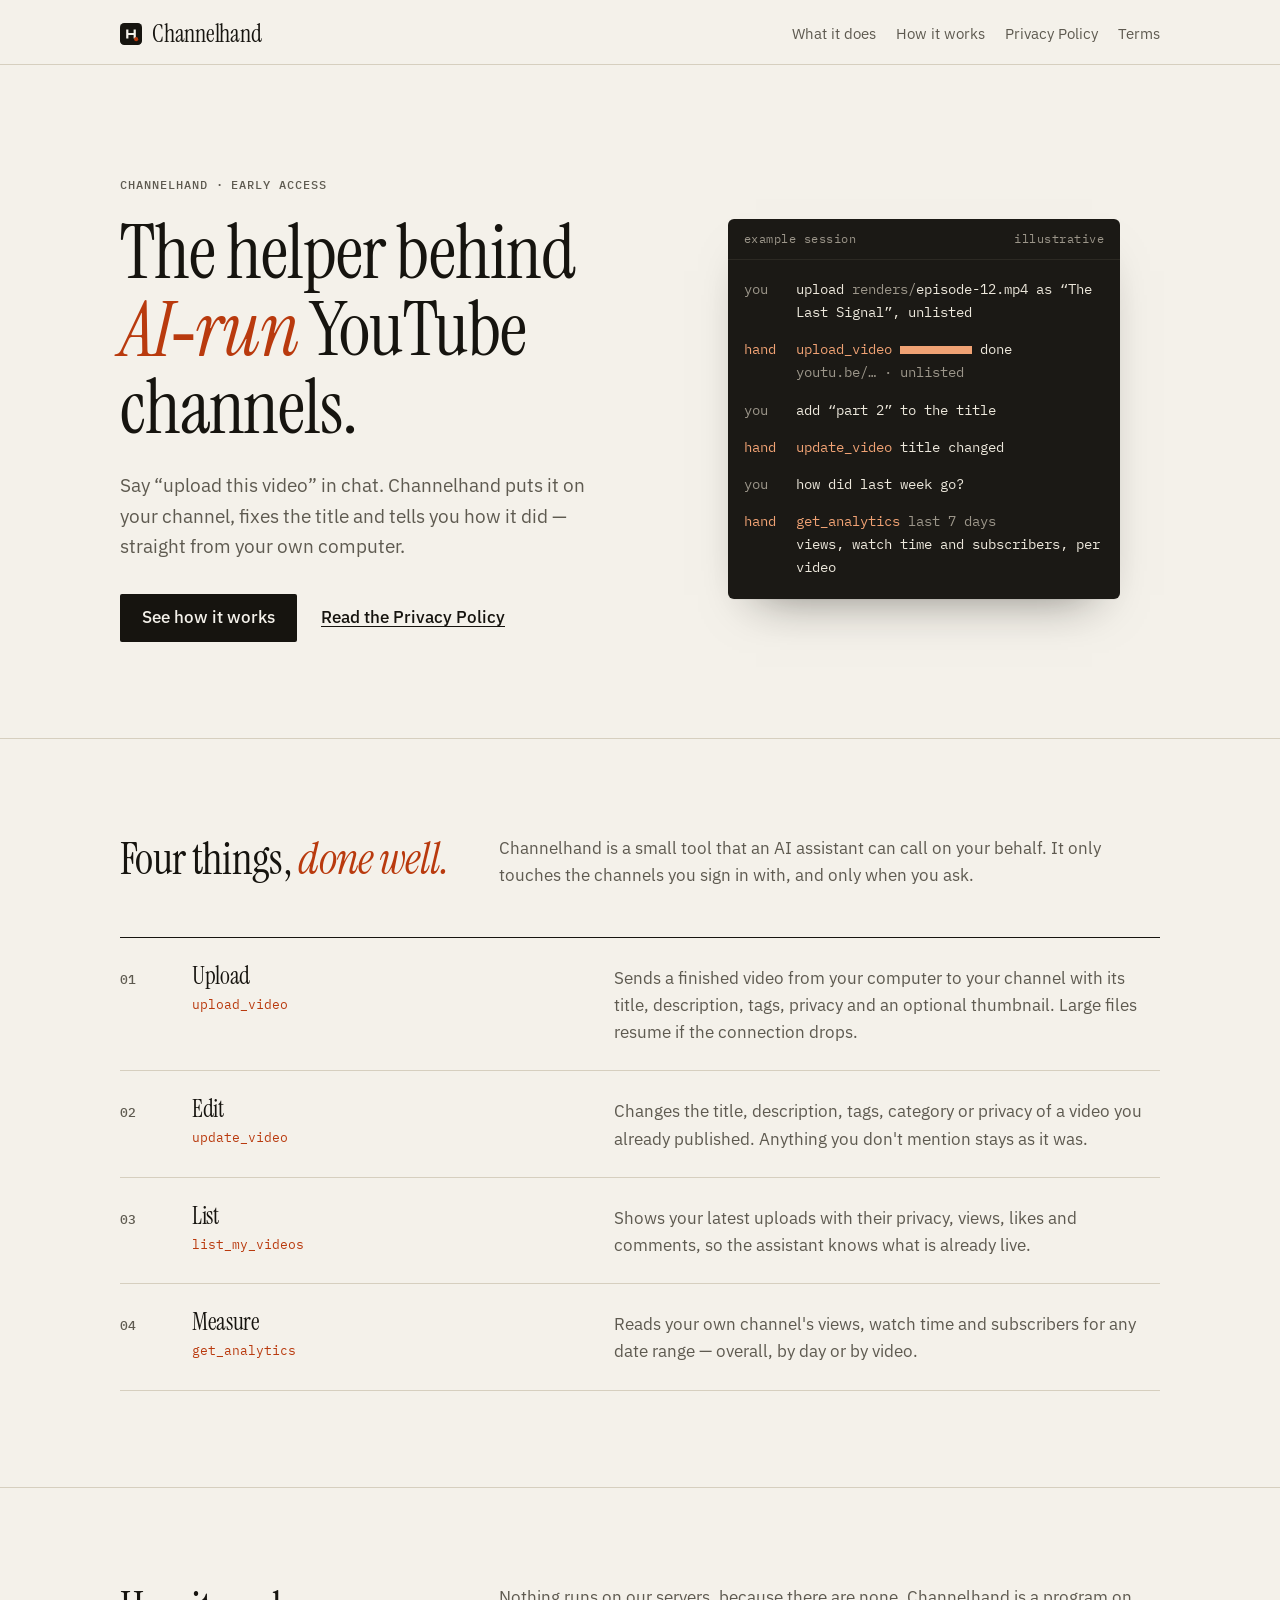
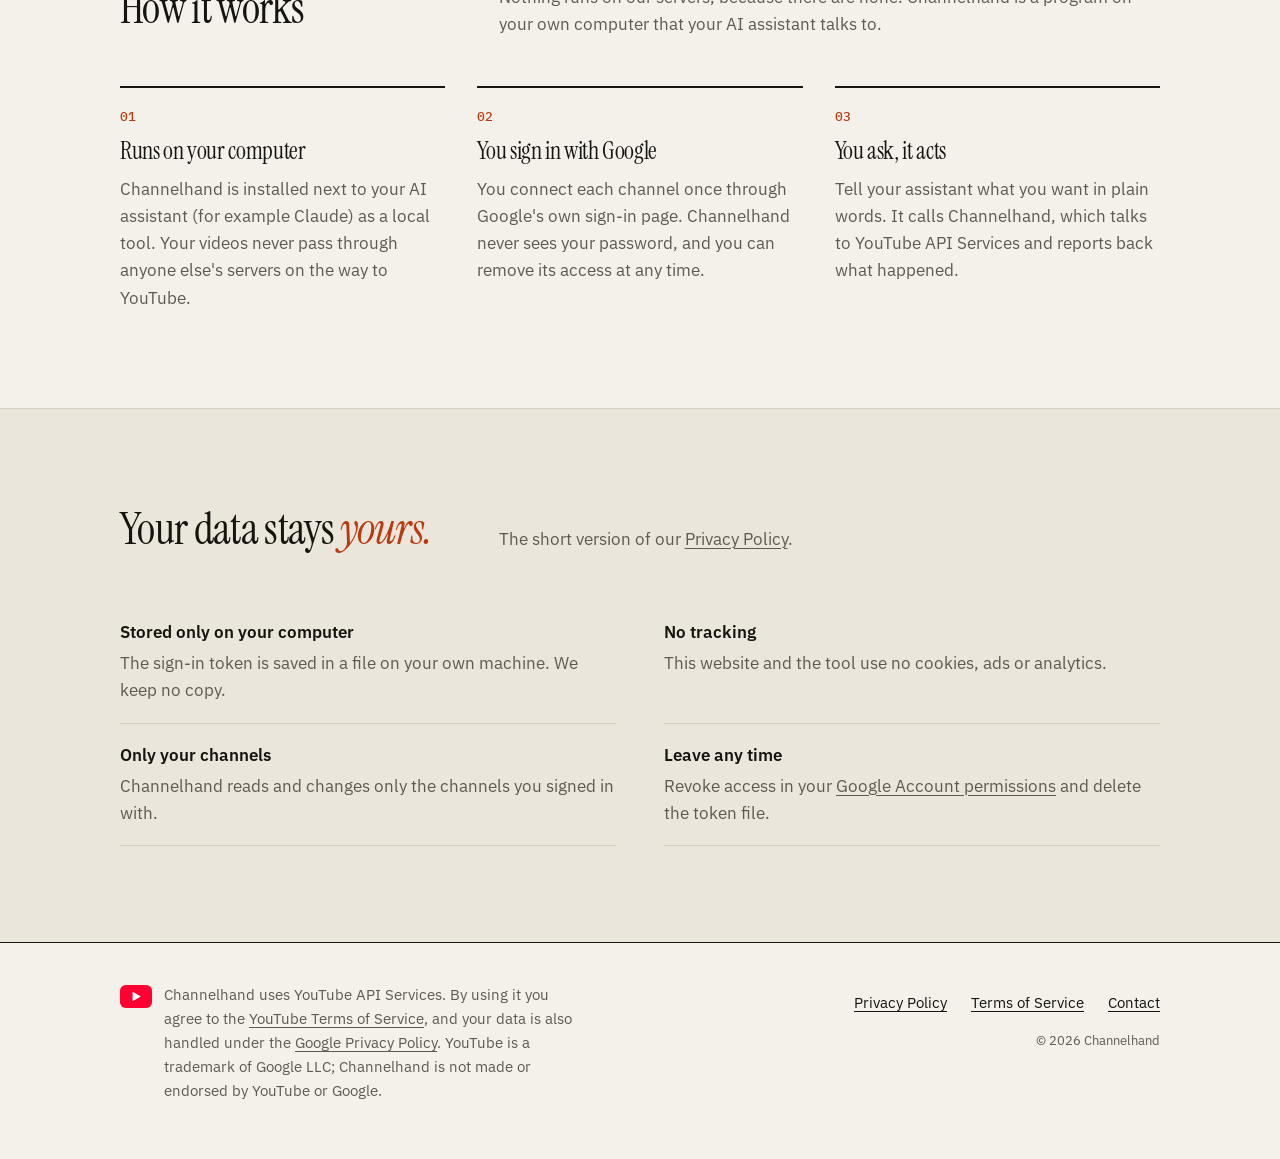
<file: index.html>
<!doctype html>
<html lang="en">
<head>
  <meta charset="utf-8">
  <meta name="viewport" content="width=device-width, initial-scale=1">
  <title>Channelhand — the helper for AI-run YouTube channels</title>
  <meta name="description" content="Channelhand lets AI creators upload, edit and check their own YouTube videos by asking an assistant in chat. It runs on your own computer and uses YouTube API Services.">
  <link rel="icon" href="favicon.svg" type="image/svg+xml">
  <link rel="preconnect" href="https://fonts.googleapis.com">
  <link rel="preconnect" href="https://fonts.gstatic.com" crossorigin>
  <link href="https://fonts.googleapis.com/css2?family=IBM+Plex+Mono:wght@400;500&family=IBM+Plex+Sans:wght@400;500;600&family=Instrument+Serif:ital@0;1&display=swap" rel="stylesheet">
  <link rel="stylesheet" href="styles.css">
</head>
<body>
  <a class="skip" href="#main">Skip to content</a>

  <header class="site-header">
    <div class="wrap">
      <a class="mark" href="./" aria-label="Channelhand home">
        <svg viewBox="0 0 32 32" aria-hidden="true"><rect width="32" height="32" rx="6" fill="currentColor"/><path d="M9 22.5V9.5h3.2v5.1h7.6V9.5H23v13h-3.2v-5.2h-7.6v5.2z" fill="var(--paper)"/><circle cx="23.5" cy="23.5" r="3" fill="var(--accent)"/></svg>
        Channelhand
      </a>
      <nav class="nav" aria-label="Main">
        <a href="#what">What it does</a>
        <a href="#how">How it works</a>
        <a href="privacy.html">Privacy Policy</a>
        <a href="terms.html">Terms</a>
      </nav>
    </div>
  </header>

  <main id="main">
    <section class="hero">
      <div class="wrap">
        <div>
          <p class="eyebrow">Channelhand · early access</p>
          <h1>The helper behind <em>AI&#8209;run</em> YouTube channels.</h1>
          <p class="lede">Say “upload this video” in chat. Channelhand puts it on your channel, fixes the title and tells you how it did — straight from your own computer.</p>
          <div class="hero-actions">
            <a class="btn" href="#how">See how it works</a>
            <a class="text-link" href="privacy.html">Read the Privacy Policy</a>
          </div>
        </div>

        <figure class="session" aria-label="Example chat session with Channelhand">
          <figcaption class="session-bar"><span>example session</span><span>illustrative</span></figcaption>
          <ol>
            <li><span class="who">you</span><span>upload <span class="dim">renders/</span>episode-12.mp4 as “The Last Signal”, unlisted</span></li>
            <li><span class="who bot">hand</span><span><span class="tool">upload_video</span> <span class="bar" aria-hidden="true"></span>done<br><span class="dim">youtu.be/… · unlisted</span></span></li>
            <li><span class="who">you</span><span>add “part 2” to the title</span></li>
            <li><span class="who bot">hand</span><span><span class="tool">update_video</span> title changed</span></li>
            <li><span class="who">you</span><span>how did last week go?</span></li>
            <li><span class="who bot">hand</span><span><span class="tool">get_analytics</span> <span class="dim">last 7 days</span><br>views, watch time and subscribers, per video</span></li>
          </ol>
        </figure>
      </div>
    </section>

    <section class="section" id="what" aria-labelledby="what-title">
      <div class="wrap">
        <div class="section-head">
          <h2 id="what-title">Four things, <em>done well.</em></h2>
          <p>Channelhand is a small tool that an AI assistant can call on your behalf. It only touches the channels you sign in with, and only when you ask.</p>
        </div>
        <ol class="tools">
          <li><span class="n">01</span><h3>Upload <span class="mono">upload_video</span></h3><p>Sends a finished video from your computer to your channel with its title, description, tags, privacy and an optional thumbnail. Large files resume if the connection drops.</p></li>
          <li><span class="n">02</span><h3>Edit <span class="mono">update_video</span></h3><p>Changes the title, description, tags, category or privacy of a video you already published. Anything you don't mention stays as it was.</p></li>
          <li><span class="n">03</span><h3>List <span class="mono">list_my_videos</span></h3><p>Shows your latest uploads with their privacy, views, likes and comments, so the assistant knows what is already live.</p></li>
          <li><span class="n">04</span><h3>Measure <span class="mono">get_analytics</span></h3><p>Reads your own channel's views, watch time and subscribers for any date range — overall, by day or by video.</p></li>
        </ol>
      </div>
    </section>

    <section class="section" id="how" aria-labelledby="how-title">
      <div class="wrap">
        <div class="section-head">
          <h2 id="how-title">How it works</h2>
          <p>Nothing runs on our servers, because there are none. Channelhand is a program on your own computer that your AI assistant talks to.</p>
        </div>
        <ol class="steps">
          <li><h3>Runs on your computer</h3><p>Channelhand is installed next to your AI assistant (for example Claude) as a local tool. Your videos never pass through anyone else's servers on the way to YouTube.</p></li>
          <li><h3>You sign in with Google</h3><p>You connect each channel once through Google's own sign-in page. Channelhand never sees your password, and you can remove its access at any time.</p></li>
          <li><h3>You ask, it acts</h3><p>Tell your assistant what you want in plain words. It calls Channelhand, which talks to YouTube API Services and reports back what happened.</p></li>
        </ol>
      </div>
    </section>

    <section class="section data" aria-labelledby="data-title">
      <div class="wrap">
        <div class="section-head">
          <h2 id="data-title">Your data stays <em>yours.</em></h2>
          <p>The short version of our <a href="privacy.html">Privacy Policy</a>.</p>
        </div>
        <dl class="facts">
          <div><dt>Stored only on your computer</dt><dd>The sign-in token is saved in a file on your own machine. We keep no copy.</dd></div>
          <div><dt>No tracking</dt><dd>This website and the tool use no cookies, ads or analytics.</dd></div>
          <div><dt>Only your channels</dt><dd>Channelhand reads and changes only the channels you signed in with.</dd></div>
          <div><dt>Leave any time</dt><dd>Revoke access in your <a href="https://myaccount.google.com/permissions">Google Account permissions</a> and delete the token file.</dd></div>
        </dl>
      </div>
    </section>
  </main>

  <footer class="site-footer">
    <div class="wrap">
      <div class="yt">
        <svg viewBox="0 0 28 20" role="img" aria-label="YouTube"><rect width="28" height="20" rx="5" fill="var(--yt-red)"/><path d="M11 5.8v8.4l7.2-4.2z" fill="#fff"/></svg>
        <p>Channelhand uses YouTube API Services. By using it you agree to the <a href="https://www.youtube.com/t/terms">YouTube Terms of Service</a>, and your data is also handled under the <a href="https://policies.google.com/privacy">Google Privacy Policy</a>. YouTube is a trademark of Google LLC; Channelhand is not made or endorsed by YouTube or Google.</p>
      </div>
      <div>
        <nav class="foot-links" aria-label="Footer">
          <a href="privacy.html">Privacy Policy</a>
          <a href="terms.html">Terms of Service</a>
          <a href="mailto:sdschosenone@gmail.com">Contact</a>
        </nav>
        <p class="small copy">© 2026 Channelhand</p>
      </div>
    </div>
  </footer>
</body>
</html>
</file>
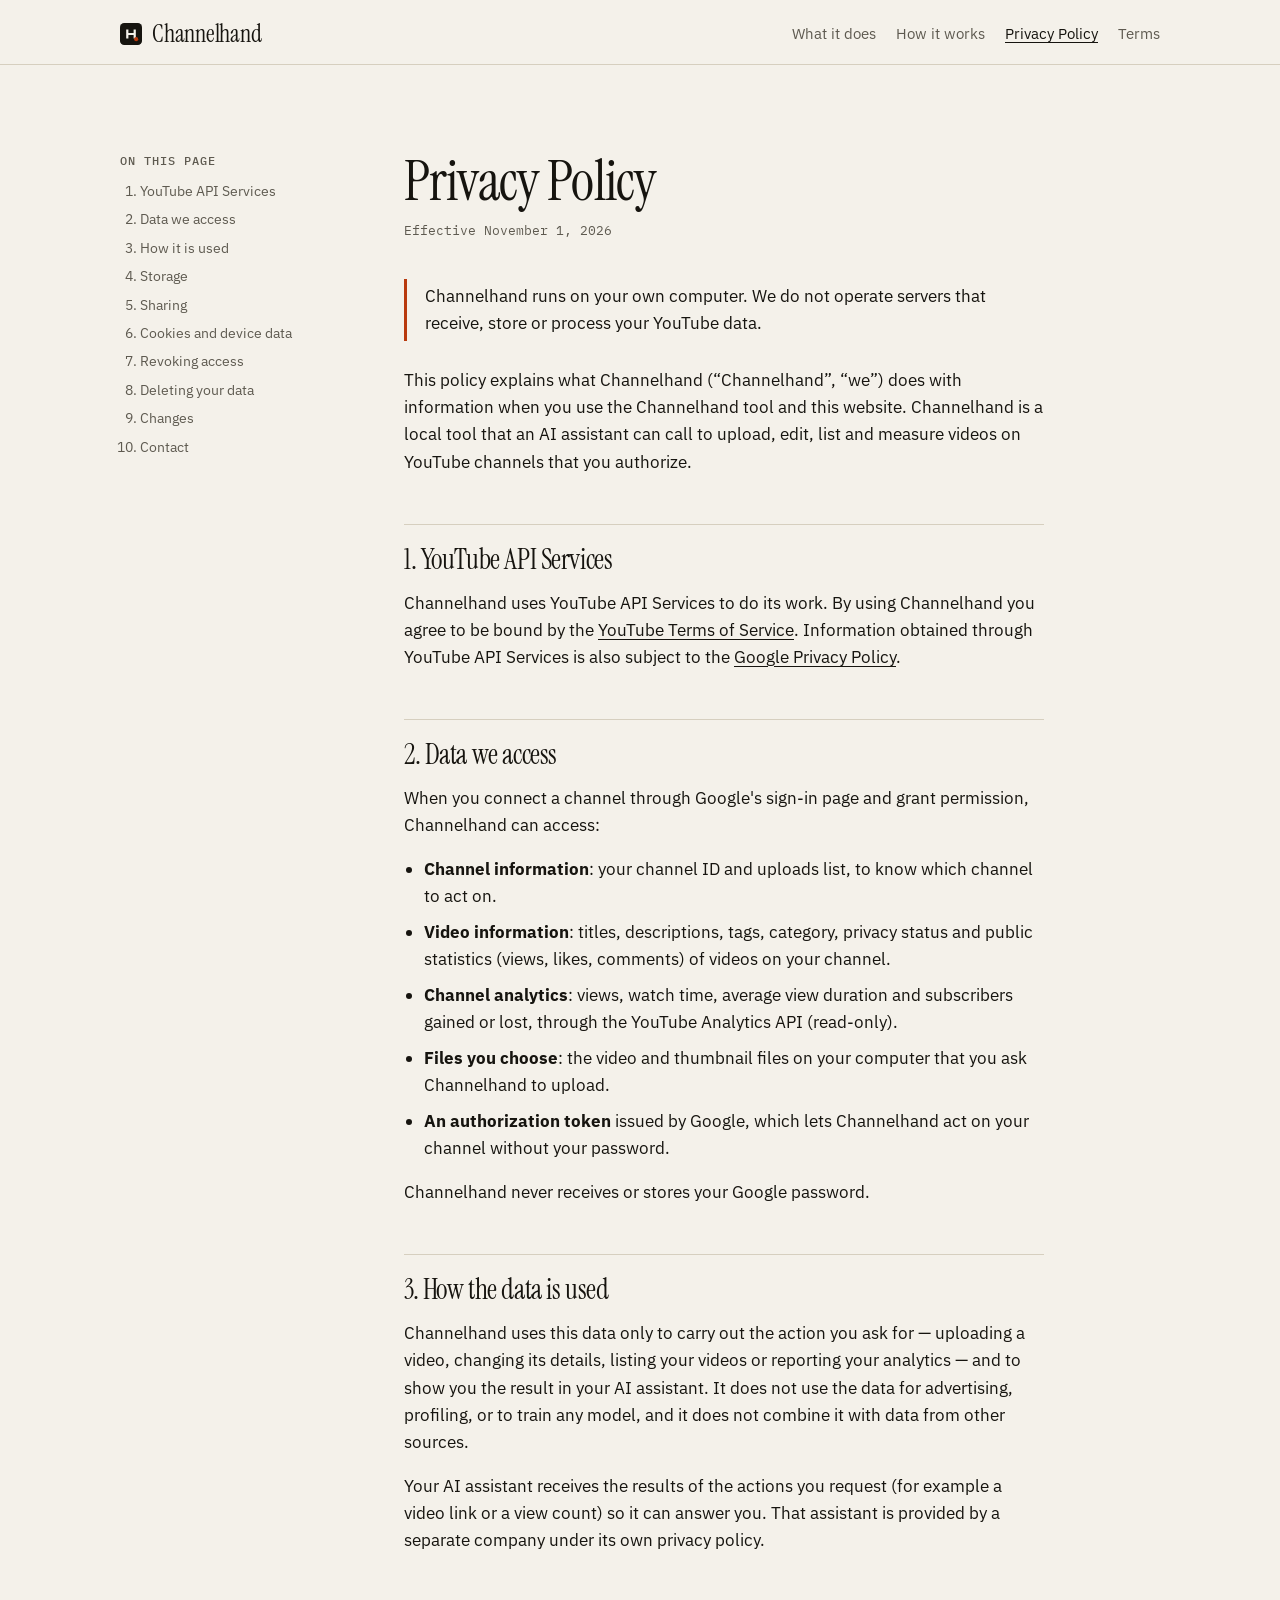
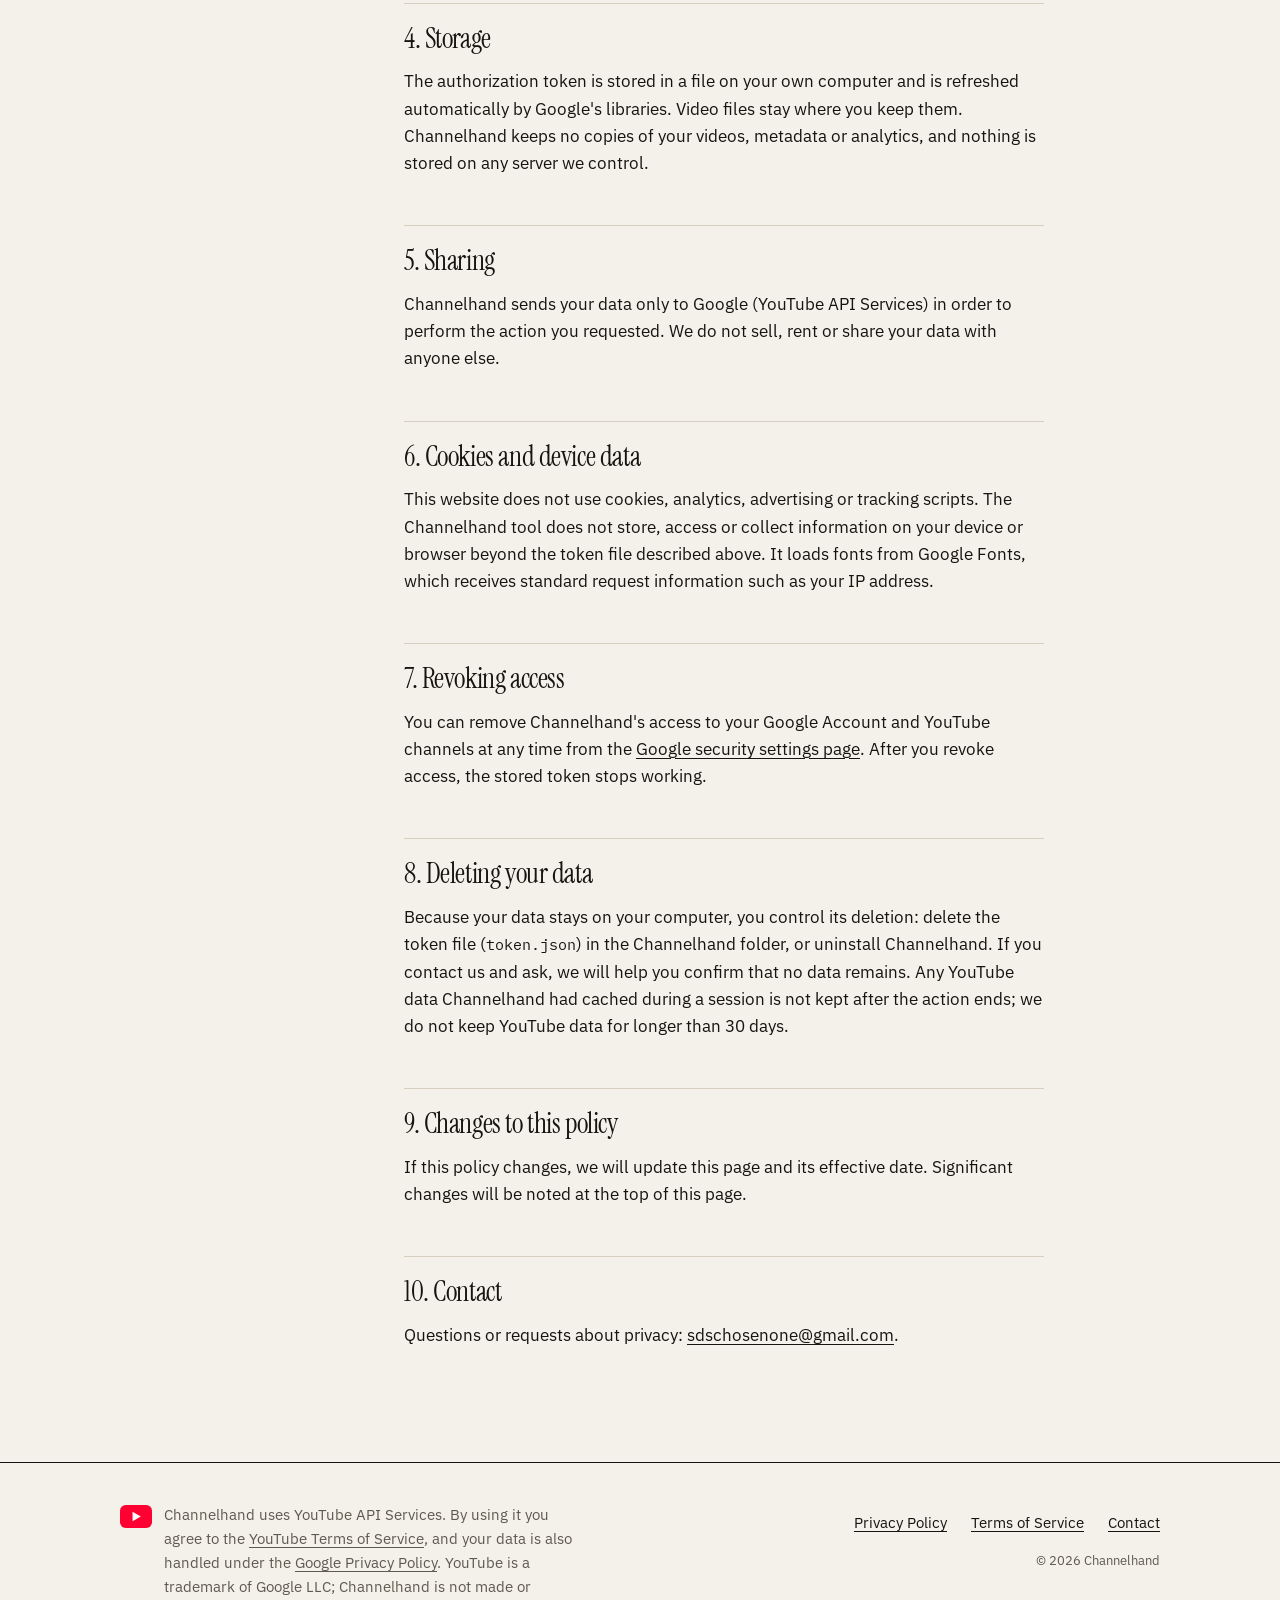
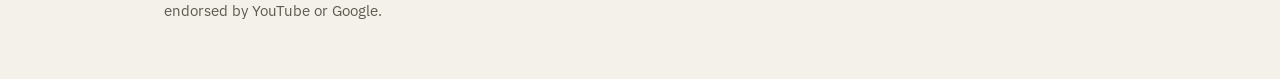
<file: privacy.html>
<!doctype html>
<html lang="en">
<head>
  <meta charset="utf-8">
  <meta name="viewport" content="width=device-width, initial-scale=1">
  <title>Privacy Policy — Channelhand</title>
  <meta name="description" content="How Channelhand accesses, uses, stores and deletes YouTube data, and how to revoke its access.">
  <link rel="icon" href="favicon.svg" type="image/svg+xml">
  <link rel="preconnect" href="https://fonts.googleapis.com">
  <link rel="preconnect" href="https://fonts.gstatic.com" crossorigin>
  <link href="https://fonts.googleapis.com/css2?family=IBM+Plex+Mono:wght@400;500&family=IBM+Plex+Sans:wght@400;500;600&family=Instrument+Serif:ital@0;1&display=swap" rel="stylesheet">
  <link rel="stylesheet" href="styles.css">
</head>
<body>
  <a class="skip" href="#main">Skip to content</a>

  <header class="site-header">
    <div class="wrap">
      <a class="mark" href="./" aria-label="Channelhand home">
        <svg viewBox="0 0 32 32" aria-hidden="true"><rect width="32" height="32" rx="6" fill="currentColor"/><path d="M9 22.5V9.5h3.2v5.1h7.6V9.5H23v13h-3.2v-5.2h-7.6v5.2z" fill="var(--paper)"/><circle cx="23.5" cy="23.5" r="3" fill="var(--accent)"/></svg>
        Channelhand
      </a>
      <nav class="nav" aria-label="Main">
        <a href="./#what">What it does</a>
        <a href="./#how">How it works</a>
        <a href="privacy.html" aria-current="page">Privacy Policy</a>
        <a href="terms.html">Terms</a>
      </nav>
    </div>
  </header>

  <main id="main" class="legal">
    <div class="wrap">
      <nav class="toc" aria-label="On this page">
        <p>On this page</p>
        <ol>
          <li><a href="#youtube">YouTube API Services</a></li>
          <li><a href="#access">Data we access</a></li>
          <li><a href="#use">How it is used</a></li>
          <li><a href="#storage">Storage</a></li>
          <li><a href="#sharing">Sharing</a></li>
          <li><a href="#cookies">Cookies and device data</a></li>
          <li><a href="#revoke">Revoking access</a></li>
          <li><a href="#delete">Deleting your data</a></li>
          <li><a href="#changes">Changes</a></li>
          <li><a href="#contact">Contact</a></li>
        </ol>
      </nav>

      <article>
        <h1>Privacy Policy</h1>
        <p class="meta">Effective November 1, 2026</p>

        <p class="callout">Channelhand runs on your own computer. We do not operate servers that receive, store or process your YouTube data.</p>

        <p>This policy explains what Channelhand (“Channelhand”, “we”) does with information when you use the Channelhand tool and this website. Channelhand is a local tool that an AI assistant can call to upload, edit, list and measure videos on YouTube channels that you authorize.</p>

        <h2 id="youtube">1. YouTube API Services</h2>
        <p>Channelhand uses YouTube API Services to do its work. By using Channelhand you agree to be bound by the <a href="https://www.youtube.com/t/terms">YouTube Terms of Service</a>. Information obtained through YouTube API Services is also subject to the <a href="https://policies.google.com/privacy">Google Privacy Policy</a>.</p>

        <h2 id="access">2. Data we access</h2>
        <p>When you connect a channel through Google's sign-in page and grant permission, Channelhand can access:</p>
        <ul>
          <li><strong>Channel information</strong>: your channel ID and uploads list, to know which channel to act on.</li>
          <li><strong>Video information</strong>: titles, descriptions, tags, category, privacy status and public statistics (views, likes, comments) of videos on your channel.</li>
          <li><strong>Channel analytics</strong>: views, watch time, average view duration and subscribers gained or lost, through the YouTube Analytics API (read-only).</li>
          <li><strong>Files you choose</strong>: the video and thumbnail files on your computer that you ask Channelhand to upload.</li>
          <li><strong>An authorization token</strong> issued by Google, which lets Channelhand act on your channel without your password.</li>
        </ul>
        <p>Channelhand never receives or stores your Google password.</p>

        <h2 id="use">3. How the data is used</h2>
        <p>Channelhand uses this data only to carry out the action you ask for — uploading a video, changing its details, listing your videos or reporting your analytics — and to show you the result in your AI assistant. It does not use the data for advertising, profiling, or to train any model, and it does not combine it with data from other sources.</p>
        <p>Your AI assistant receives the results of the actions you request (for example a video link or a view count) so it can answer you. That assistant is provided by a separate company under its own privacy policy.</p>

        <h2 id="storage">4. Storage</h2>
        <p>The authorization token is stored in a file on your own computer and is refreshed automatically by Google's libraries. Video files stay where you keep them. Channelhand keeps no copies of your videos, metadata or analytics, and nothing is stored on any server we control.</p>

        <h2 id="sharing">5. Sharing</h2>
        <p>Channelhand sends your data only to Google (YouTube API Services) in order to perform the action you requested. We do not sell, rent or share your data with anyone else.</p>

        <h2 id="cookies">6. Cookies and device data</h2>
        <p>This website does not use cookies, analytics, advertising or tracking scripts. The Channelhand tool does not store, access or collect information on your device or browser beyond the token file described above. It loads fonts from Google Fonts, which receives standard request information such as your IP address.</p>

        <h2 id="revoke">7. Revoking access</h2>
        <p>You can remove Channelhand's access to your Google Account and YouTube channels at any time from the <a href="https://security.google.com/settings/security/permissions">Google security settings page</a>. After you revoke access, the stored token stops working.</p>

        <h2 id="delete">8. Deleting your data</h2>
        <p>Because your data stays on your computer, you control its deletion: delete the token file (<code>token.json</code>) in the Channelhand folder, or uninstall Channelhand. If you contact us and ask, we will help you confirm that no data remains. Any YouTube data Channelhand had cached during a session is not kept after the action ends; we do not keep YouTube data for longer than 30 days.</p>

        <h2 id="changes">9. Changes to this policy</h2>
        <p>If this policy changes, we will update this page and its effective date. Significant changes will be noted at the top of this page.</p>

        <h2 id="contact">10. Contact</h2>
        <p>Questions or requests about privacy: <a href="mailto:sdschosenone@gmail.com">sdschosenone@gmail.com</a>.</p>
      </article>
    </div>
  </main>

  <footer class="site-footer">
    <div class="wrap">
      <div class="yt">
        <svg viewBox="0 0 28 20" role="img" aria-label="YouTube"><rect width="28" height="20" rx="5" fill="var(--yt-red)"/><path d="M11 5.8v8.4l7.2-4.2z" fill="#fff"/></svg>
        <p>Channelhand uses YouTube API Services. By using it you agree to the <a href="https://www.youtube.com/t/terms">YouTube Terms of Service</a>, and your data is also handled under the <a href="https://policies.google.com/privacy">Google Privacy Policy</a>. YouTube is a trademark of Google LLC; Channelhand is not made or endorsed by YouTube or Google.</p>
      </div>
      <div>
        <nav class="foot-links" aria-label="Footer">
          <a href="privacy.html">Privacy Policy</a>
          <a href="terms.html">Terms of Service</a>
          <a href="mailto:sdschosenone@gmail.com">Contact</a>
        </nav>
        <p class="small copy">© 2026 Channelhand</p>
      </div>
    </div>
  </footer>
</body>
</html>
</file>
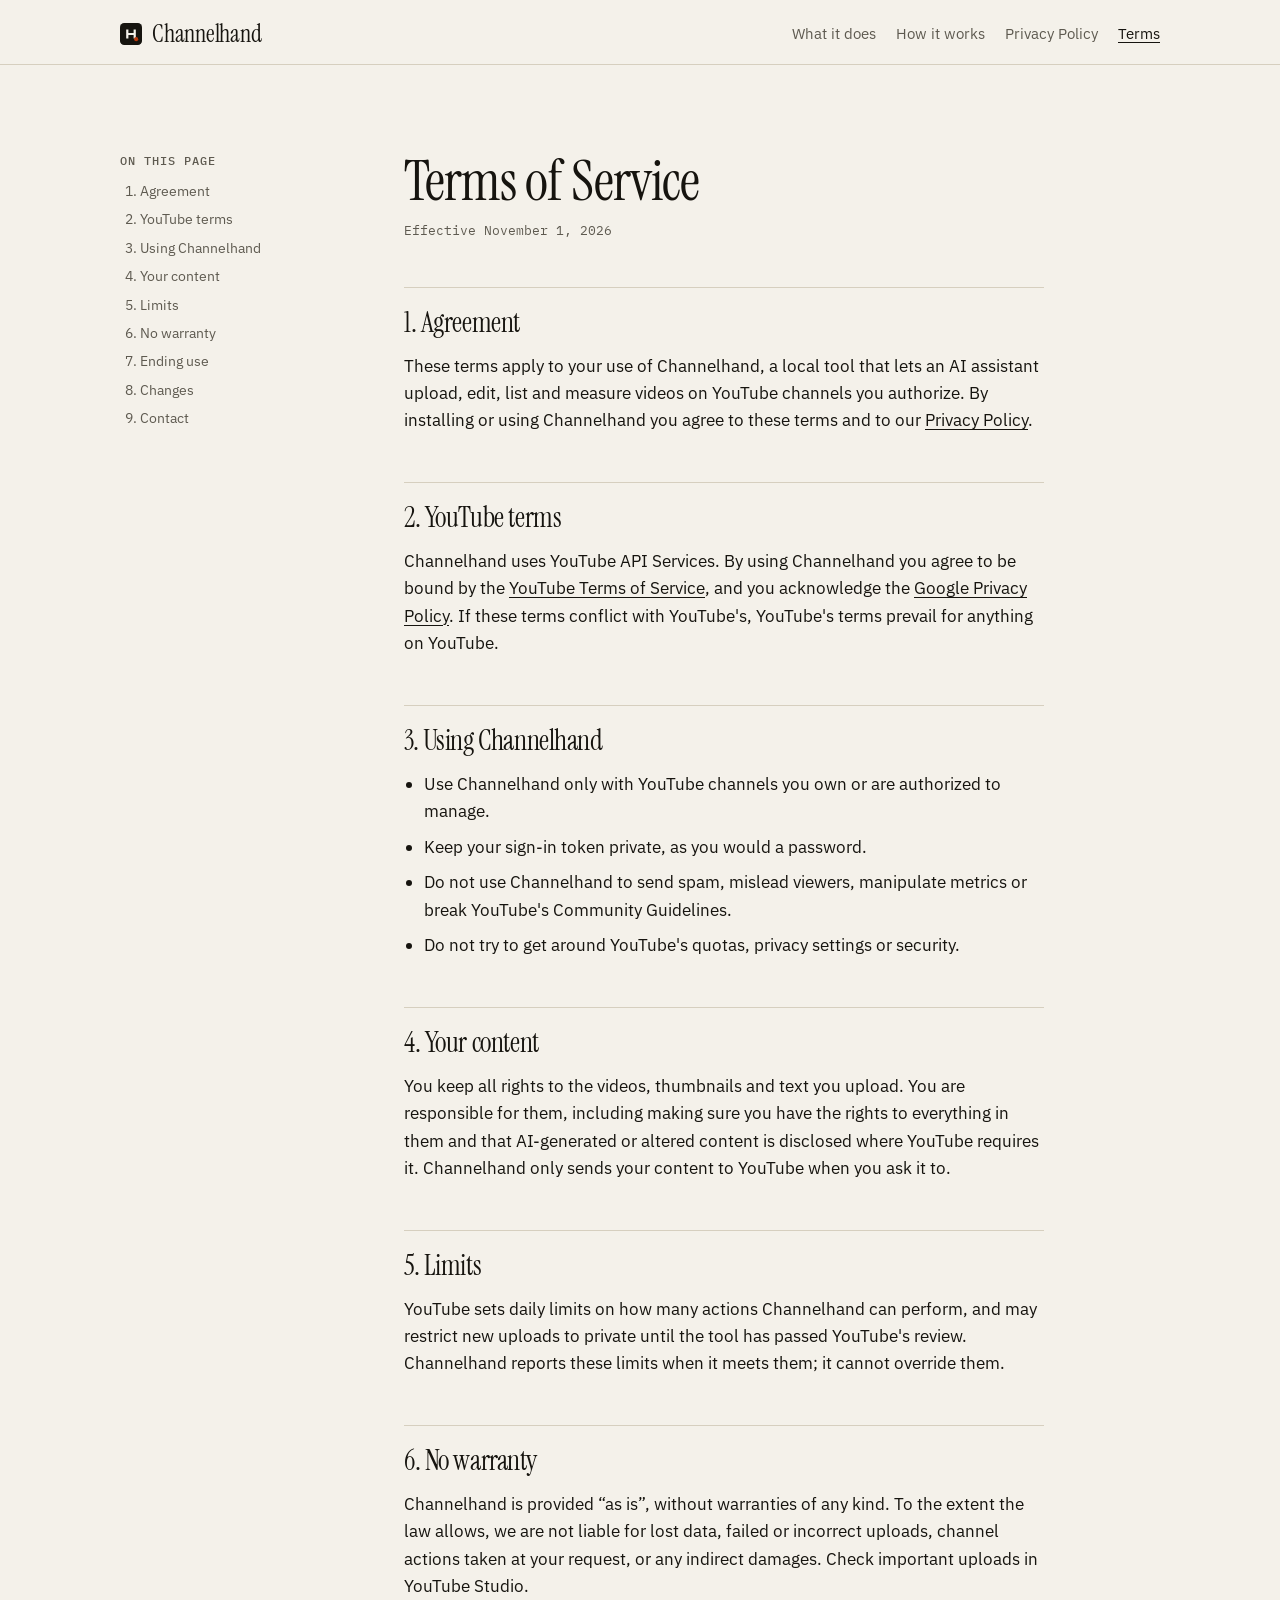
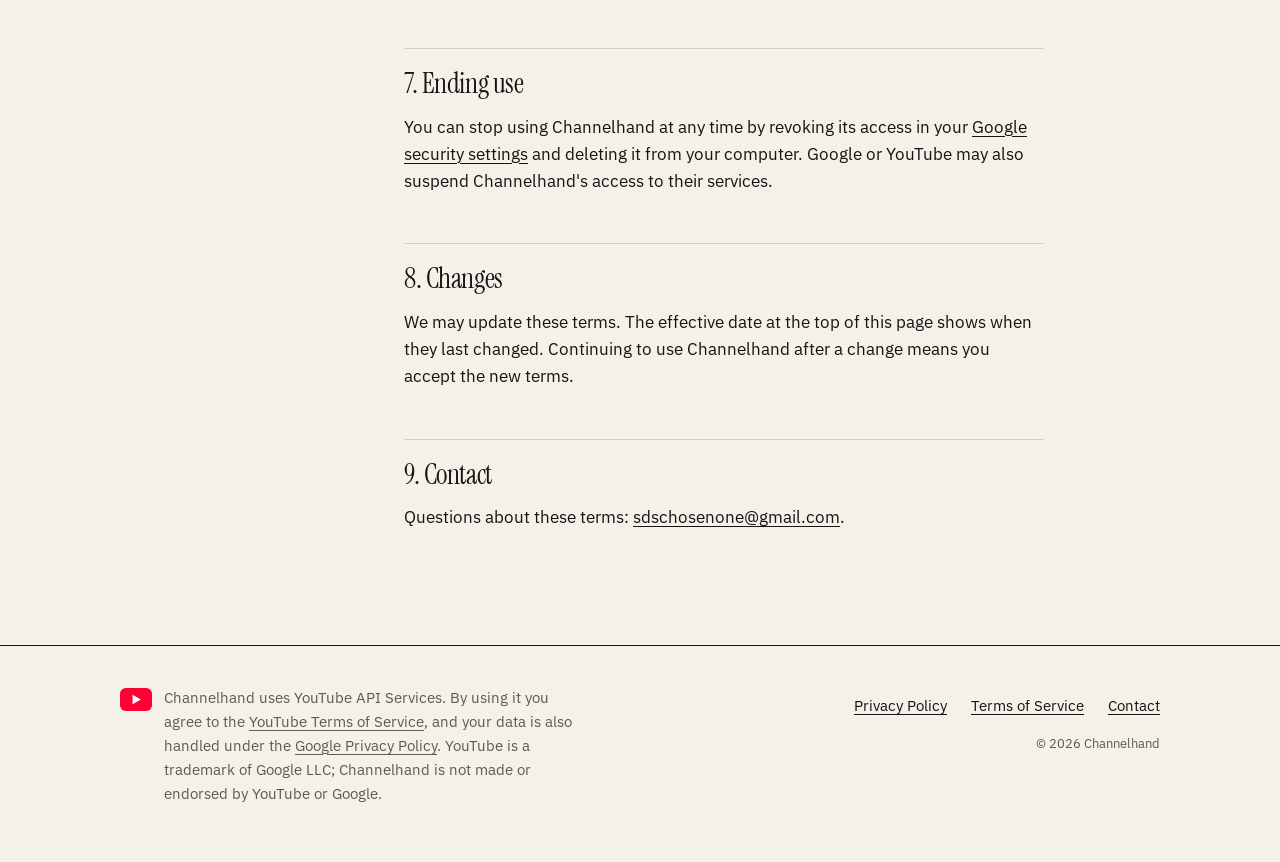
<file: terms.html>
<!doctype html>
<html lang="en">
<head>
  <meta charset="utf-8">
  <meta name="viewport" content="width=device-width, initial-scale=1">
  <title>Terms of Service — Channelhand</title>
  <meta name="description" content="The terms for using Channelhand, a local helper for managing your own YouTube channels.">
  <link rel="icon" href="favicon.svg" type="image/svg+xml">
  <link rel="preconnect" href="https://fonts.googleapis.com">
  <link rel="preconnect" href="https://fonts.gstatic.com" crossorigin>
  <link href="https://fonts.googleapis.com/css2?family=IBM+Plex+Mono:wght@400;500&family=IBM+Plex+Sans:wght@400;500;600&family=Instrument+Serif:ital@0;1&display=swap" rel="stylesheet">
  <link rel="stylesheet" href="styles.css">
</head>
<body>
  <a class="skip" href="#main">Skip to content</a>

  <header class="site-header">
    <div class="wrap">
      <a class="mark" href="./" aria-label="Channelhand home">
        <svg viewBox="0 0 32 32" aria-hidden="true"><rect width="32" height="32" rx="6" fill="currentColor"/><path d="M9 22.5V9.5h3.2v5.1h7.6V9.5H23v13h-3.2v-5.2h-7.6v5.2z" fill="var(--paper)"/><circle cx="23.5" cy="23.5" r="3" fill="var(--accent)"/></svg>
        Channelhand
      </a>
      <nav class="nav" aria-label="Main">
        <a href="./#what">What it does</a>
        <a href="./#how">How it works</a>
        <a href="privacy.html">Privacy Policy</a>
        <a href="terms.html" aria-current="page">Terms</a>
      </nav>
    </div>
  </header>

  <main id="main" class="legal">
    <div class="wrap">
      <nav class="toc" aria-label="On this page">
        <p>On this page</p>
        <ol>
          <li><a href="#agree">Agreement</a></li>
          <li><a href="#youtube">YouTube terms</a></li>
          <li><a href="#use">Using Channelhand</a></li>
          <li><a href="#content">Your content</a></li>
          <li><a href="#limits">Limits</a></li>
          <li><a href="#warranty">No warranty</a></li>
          <li><a href="#end">Ending use</a></li>
          <li><a href="#changes">Changes</a></li>
          <li><a href="#contact">Contact</a></li>
        </ol>
      </nav>

      <article>
        <h1>Terms of Service</h1>
        <p class="meta">Effective November 1, 2026</p>

        <h2 id="agree">1. Agreement</h2>
        <p>These terms apply to your use of Channelhand, a local tool that lets an AI assistant upload, edit, list and measure videos on YouTube channels you authorize. By installing or using Channelhand you agree to these terms and to our <a href="privacy.html">Privacy Policy</a>.</p>

        <h2 id="youtube">2. YouTube terms</h2>
        <p>Channelhand uses YouTube API Services. By using Channelhand you agree to be bound by the <a href="https://www.youtube.com/t/terms">YouTube Terms of Service</a>, and you acknowledge the <a href="https://policies.google.com/privacy">Google Privacy Policy</a>. If these terms conflict with YouTube's, YouTube's terms prevail for anything on YouTube.</p>

        <h2 id="use">3. Using Channelhand</h2>
        <ul>
          <li>Use Channelhand only with YouTube channels you own or are authorized to manage.</li>
          <li>Keep your sign-in token private, as you would a password.</li>
          <li>Do not use Channelhand to send spam, mislead viewers, manipulate metrics or break YouTube's Community Guidelines.</li>
          <li>Do not try to get around YouTube's quotas, privacy settings or security.</li>
        </ul>

        <h2 id="content">4. Your content</h2>
        <p>You keep all rights to the videos, thumbnails and text you upload. You are responsible for them, including making sure you have the rights to everything in them and that AI-generated or altered content is disclosed where YouTube requires it. Channelhand only sends your content to YouTube when you ask it to.</p>

        <h2 id="limits">5. Limits</h2>
        <p>YouTube sets daily limits on how many actions Channelhand can perform, and may restrict new uploads to private until the tool has passed YouTube's review. Channelhand reports these limits when it meets them; it cannot override them.</p>

        <h2 id="warranty">6. No warranty</h2>
        <p>Channelhand is provided “as is”, without warranties of any kind. To the extent the law allows, we are not liable for lost data, failed or incorrect uploads, channel actions taken at your request, or any indirect damages. Check important uploads in YouTube Studio.</p>

        <h2 id="end">7. Ending use</h2>
        <p>You can stop using Channelhand at any time by revoking its access in your <a href="https://security.google.com/settings/security/permissions">Google security settings</a> and deleting it from your computer. Google or YouTube may also suspend Channelhand's access to their services.</p>

        <h2 id="changes">8. Changes</h2>
        <p>We may update these terms. The effective date at the top of this page shows when they last changed. Continuing to use Channelhand after a change means you accept the new terms.</p>

        <h2 id="contact">9. Contact</h2>
        <p>Questions about these terms: <a href="mailto:sdschosenone@gmail.com">sdschosenone@gmail.com</a>.</p>
      </article>
    </div>
  </main>

  <footer class="site-footer">
    <div class="wrap">
      <div class="yt">
        <svg viewBox="0 0 28 20" role="img" aria-label="YouTube"><rect width="28" height="20" rx="5" fill="var(--yt-red)"/><path d="M11 5.8v8.4l7.2-4.2z" fill="#fff"/></svg>
        <p>Channelhand uses YouTube API Services. By using it you agree to the <a href="https://www.youtube.com/t/terms">YouTube Terms of Service</a>, and your data is also handled under the <a href="https://policies.google.com/privacy">Google Privacy Policy</a>. YouTube is a trademark of Google LLC; Channelhand is not made or endorsed by YouTube or Google.</p>
      </div>
      <div>
        <nav class="foot-links" aria-label="Footer">
          <a href="privacy.html">Privacy Policy</a>
          <a href="terms.html">Terms of Service</a>
          <a href="mailto:sdschosenone@gmail.com">Contact</a>
        </nav>
        <p class="small copy">© 2026 Channelhand</p>
      </div>
    </div>
  </footer>
</body>
</html>
</file>
<file: styles.css>
:root {
  --paper: #f4f1ea;
  --paper-2: #ebe6db;
  --ink: #16140f;
  --muted: #5e5a50;
  --rule: #d6cfbf;
  --accent: #b93a0e;
  --panel: #1b1915;
  --panel-ink: #ede8dc;
  --panel-dim: #9c968a;
  --panel-accent: #f0a274;
  --yt-red: #ff0033;

  --serif: "Instrument Serif", Georgia, "Times New Roman", serif;
  --sans: "IBM Plex Sans", system-ui, -apple-system, "Segoe UI", sans-serif;
  --mono: "IBM Plex Mono", ui-monospace, "Cascadia Mono", Consolas, monospace;

  --measure: 64ch;
  --gutter: clamp(16px, 4vw, 40px);
}

@media (prefers-color-scheme: dark) {
  :root {
    --paper: #14130f;
    --paper-2: #1c1a15;
    --ink: #ece7db;
    --muted: #a39d8f;
    --rule: #34302a;
    --accent: #f08a57;
    --panel: #0b0a08;
  }
}

*, *::before, *::after { box-sizing: border-box; }

html { -webkit-text-size-adjust: 100%; }

body {
  margin: 0;
  background: var(--paper);
  color: var(--ink);
  font: 400 1.0625rem/1.6 var(--sans);
  text-rendering: optimizeLegibility;
}

a { color: inherit; text-decoration-thickness: 1px; text-underline-offset: 0.2em; }
a:hover { color: var(--accent); }
:focus-visible { outline: 2px solid var(--accent); outline-offset: 3px; border-radius: 2px; }

.skip {
  position: absolute; left: -999px; top: 8px;
  background: var(--ink); color: var(--paper); padding: 8px 12px; z-index: 10;
}
.skip:focus { left: 8px; }

.wrap { max-width: 1120px; margin: 0 auto; padding: 0 var(--gutter); }

/* ---------- header ---------- */
.site-header { border-bottom: 1px solid var(--rule); }
.site-header .wrap {
  display: flex; align-items: center; justify-content: space-between;
  gap: 4px 16px; min-height: 64px; flex-wrap: wrap; padding-top: 10px; padding-bottom: 6px;
}
.mark {
  display: inline-flex; align-items: center; gap: 10px;
  font: 400 1.5rem/1 var(--serif); text-decoration: none; letter-spacing: -0.01em;
}
.mark svg { width: 22px; height: 22px; flex: none; }
.nav { display: flex; gap: 4px 20px; flex-wrap: wrap; font-size: 0.9375rem; }
.nav a { text-decoration: none; padding: 10px 0; color: var(--muted); }
.nav a:hover, .nav a[aria-current="page"] { color: var(--ink); text-decoration: underline; }

/* ---------- type ---------- */
.eyebrow {
  font: 500 0.75rem/1.4 var(--mono); letter-spacing: 0.08em; text-transform: uppercase;
  color: var(--muted); margin: 0 0 20px;
}
h1, h2, h3 { font-family: var(--serif); font-weight: 400; letter-spacing: -0.015em; margin: 0; }
h1 { font-size: clamp(2.6rem, 6.4vw, 4.75rem); line-height: 1.02; }
h1 em, h2 em { font-style: italic; color: var(--accent); }
h2 { font-size: clamp(2rem, 4vw, 2.75rem); line-height: 1.1; }
h3 { font-size: 1.5rem; line-height: 1.2; }
p { margin: 0 0 1em; }
.lede { font-size: 1.1875rem; color: var(--muted); max-width: 44ch; margin-top: 24px; }
code, .mono { font-family: var(--mono); font-size: 0.875em; }

/* ---------- hero ---------- */
.hero { padding: clamp(48px, 9vw, 112px) 0 clamp(56px, 8vw, 96px); }
.hero .wrap {
  display: grid; gap: clamp(40px, 6vw, 72px);
  grid-template-columns: minmax(0, 1.05fr) minmax(0, 1fr); align-items: center;
}
.hero-actions { display: flex; flex-wrap: wrap; gap: 12px 24px; align-items: center; margin-top: 32px; }
.btn {
  display: inline-flex; align-items: center; min-height: 48px; padding: 0 22px;
  background: var(--ink); color: var(--paper); text-decoration: none;
  font-weight: 500; border-radius: 2px;
}
.btn:hover { background: var(--accent); color: #fff; }
.text-link { font-weight: 500; }

/* example session */
.session {
  background: var(--panel); color: var(--panel-ink);
  font: 400 0.875rem/1.65 var(--mono);
  border-radius: 6px; overflow: hidden;
  box-shadow: 0 1px 0 rgba(0,0,0,.04), 0 24px 48px -28px rgba(22,20,15,.55);
}
.session-bar {
  display: flex; justify-content: space-between; gap: 12px;
  padding: 10px 16px; border-bottom: 1px solid #2c2923;
  color: var(--panel-dim); font-size: 0.75rem; letter-spacing: 0.04em;
}
.session ol { list-style: none; margin: 0; padding: 18px 16px 20px; }
.session li { display: grid; grid-template-columns: 5ch 1fr; gap: 0 12px; }
.session li + li { margin-top: 14px; }
.who { color: var(--panel-dim); }
.who.bot { color: var(--panel-accent); }
.tool { color: var(--panel-accent); }
.dim { color: var(--panel-dim); }
.bar { display: inline-block; width: 9ch; height: 0.55em; background: var(--panel-accent); vertical-align: 0.05em; margin-right: 1ch; }

/* ---------- sections ---------- */
.section { padding: clamp(56px, 8vw, 96px) 0; border-top: 1px solid var(--rule); }
.section-head {
  display: grid; grid-template-columns: minmax(0, 1fr) minmax(0, 2fr); gap: 24px 48px; margin-bottom: 48px;
}
.section-head p { color: var(--muted); max-width: var(--measure); margin: 0; align-self: end; }

.tools { list-style: none; margin: 0; padding: 0; border-top: 1px solid var(--ink); }
.tools li {
  display: grid; grid-template-columns: 4ch minmax(0, 1fr) minmax(0, 1.4fr);
  gap: 8px 32px; padding: 24px 0; border-bottom: 1px solid var(--rule); align-items: baseline;
}
.tools .n { font: 500 0.8125rem var(--mono); color: var(--muted); }
.tools h3 { display: flex; flex-direction: column; gap: 6px; }
.tools h3 .mono { font-size: 0.8125rem; color: var(--accent); letter-spacing: 0; }
.tools p { margin: 0; color: var(--muted); }

.steps { list-style: none; margin: 0; padding: 0; display: grid; grid-template-columns: repeat(3, minmax(0, 1fr)); gap: 32px; counter-reset: step; }
.steps li { border-top: 2px solid var(--ink); padding-top: 20px; counter-increment: step; }
.steps li::before { content: "0" counter(step); display: block; font: 500 0.8125rem var(--mono); color: var(--accent); margin-bottom: 12px; }
.steps h3 { margin-bottom: 10px; }
.steps p { color: var(--muted); margin: 0; }

.data { background: var(--paper-2); }
.facts { display: grid; grid-template-columns: repeat(2, minmax(0, 1fr)); gap: 0 48px; margin: 0; }
.facts div { padding: 18px 0; border-bottom: 1px solid var(--rule); }
.facts dt { font-weight: 600; margin-bottom: 4px; }
.facts dd { margin: 0; color: var(--muted); }

/* ---------- footer ---------- */
.site-footer { border-top: 1px solid var(--ink); padding: 40px 0 56px; font-size: 0.9375rem; }
.site-footer .wrap { display: grid; grid-template-columns: minmax(0, 1.4fr) minmax(0, 1fr); gap: 24px 48px; }
.yt { display: flex; gap: 12px; align-items: flex-start; color: var(--muted); max-width: 52ch; }
.yt svg { width: 32px; height: 23px; flex: none; margin-top: 2px; }
.yt p { margin: 0; }
.foot-links { display: flex; flex-wrap: wrap; gap: 4px 24px; justify-content: flex-end; align-content: start; }
.foot-links a { padding: 8px 0; }
.small { font-size: 0.8125rem; color: var(--muted); margin-top: 8px; }
.copy { text-align: right; }

/* ---------- legal pages ---------- */
.legal { padding: clamp(48px, 7vw, 88px) 0 96px; }
.legal .wrap { display: grid; grid-template-columns: minmax(0, 220px) minmax(0, var(--measure)); gap: 32px 64px; }
.legal h1 { font-size: clamp(2.4rem, 5vw, 3.5rem); margin-bottom: 12px; }
.legal .meta { color: var(--muted); font: 400 0.8125rem var(--mono); margin-bottom: 40px; }
.legal h2 { font-size: 1.75rem; margin: 48px 0 14px; padding-top: 20px; border-top: 1px solid var(--rule); }
.legal ul { padding-left: 1.2em; margin: 0 0 1em; }
.legal li { margin-bottom: 0.5em; }
.toc { position: sticky; top: 24px; align-self: start; font-size: 0.875rem; }
.toc p { font: 500 0.75rem var(--mono); letter-spacing: 0.08em; text-transform: uppercase; color: var(--muted); margin-bottom: 12px; }
.toc ol { margin: 0; padding-left: 1.4em; color: var(--muted); }
.toc li { margin-bottom: 6px; }
.toc a { text-decoration: none; color: var(--muted); }
.toc a:hover { color: var(--ink); text-decoration: underline; }
.callout { border-left: 3px solid var(--accent); padding: 4px 0 4px 18px; margin: 0 0 1.5em; }

/* ---------- responsive ---------- */
@media (max-width: 900px) {
  .hero .wrap, .section-head, .site-footer .wrap, .legal .wrap { grid-template-columns: minmax(0, 1fr); }
  .steps { grid-template-columns: minmax(0, 1fr); }
  .foot-links { justify-content: flex-start; }
  .copy { text-align: left; }
  .toc { display: none; }
}
@media (max-width: 640px) {
  .tools li { grid-template-columns: 3ch minmax(0, 1fr); }
  .tools p { grid-column: 2; }
  .facts { grid-template-columns: minmax(0, 1fr); }
  .session { font-size: 0.8125rem; }
  .session li { grid-template-columns: minmax(0, 1fr); }
}

@media (prefers-reduced-motion: no-preference) {
  a, .btn { transition: color 150ms ease, background-color 150ms ease; }
}
</file>
